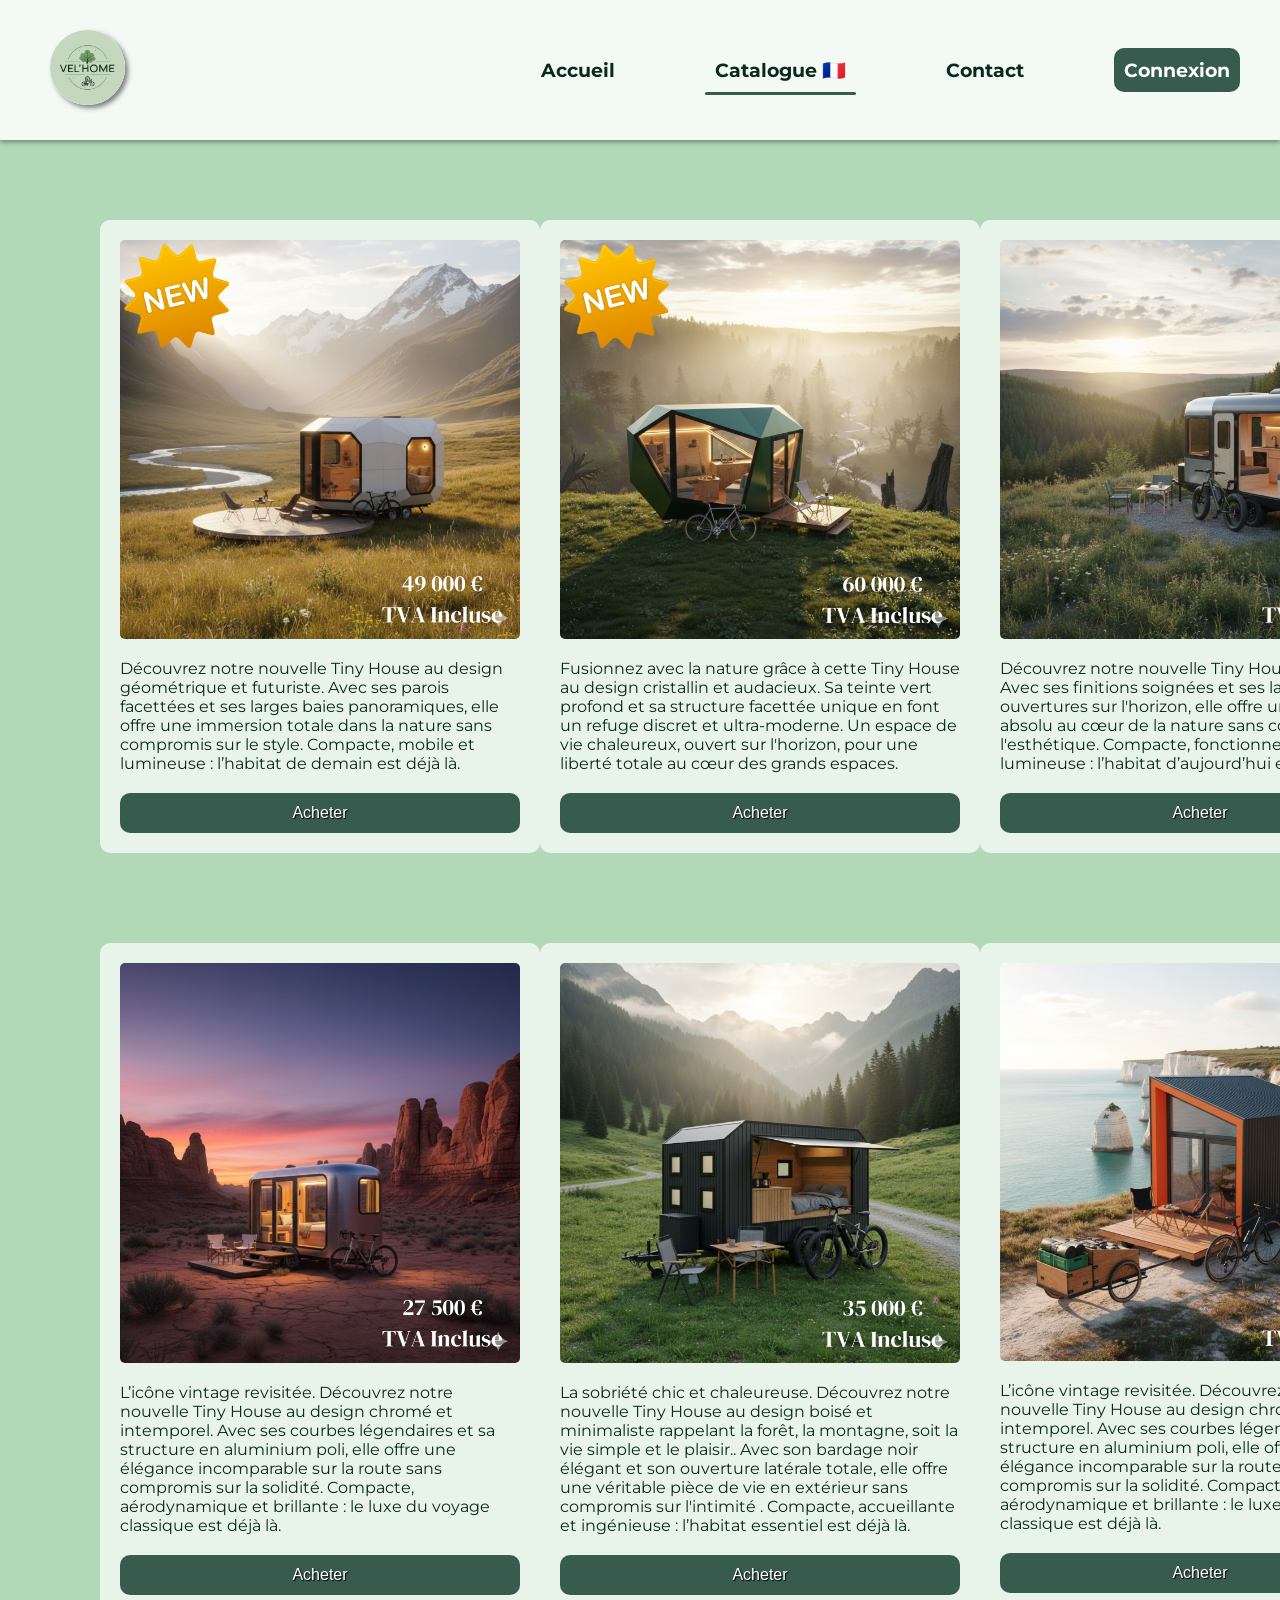
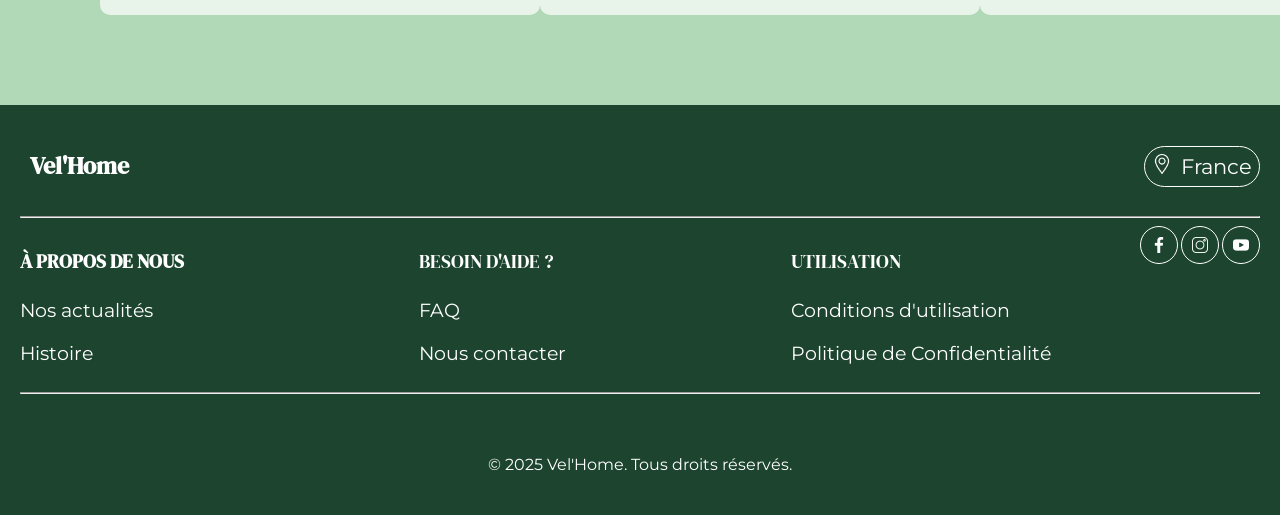
<file: Projet/html/catalogue.html>
<!DOCTYPE html>
<html lang="fr">
<head>
    <meta charset="UTF-8">
    <meta name="viewport" content="width=device-width, initial-scale=1.0">
    <title>Vel'Home</title>
    <!-- Typographies : Montserrat + DM Serif Display -->
    <link href="https://fonts.googleapis.com/css2?family=DM+Serif+Display&family=Montserrat:wght@300;400;500;600;700;800&display=swap" rel="stylesheet">
    <link rel="shortcut icon" href="../img/favicon.svg">
    <link rel="stylesheet" href="../css/style.css">
</head>
<body>
    <span id="top-page"></span>
    <header>
        <a href="index.html"><img class="logo" src="../img/Logo Vel'Home.svg" alt="Logo Vel'Home" width="75"></a>
        <nav class="container-nav">
            <a href="index.html">Accueil</a>
            <a href="catalogueA.html" class="active">Catalogue 🇫🇷</a>
            <a href="contact.html">Contact</a>
            <a class="btn-contact" href="connexion.html">Connexion</a>
        </nav>      
    </header>

    <section class="container-produit">
        <article></href><img class="produit" src="../img/TinyHouse49k.png" alt="Logo Vel'Home" width="45%">Découvrez notre nouvelle Tiny House au design géométrique et futuriste. Avec ses parois facettées et ses larges baies panoramiques, elle offre une immersion totale dans la nature sans compromis sur le style. Compacte, mobile et lumineuse : l’habitat de demain est déjà là.<button class="favorite styled" type="button">Acheter</button></article>
        <article></href><img class="produit" src="../img/TinyHouse60k.png" alt="Logo Vel'Home" width="45%">Fusionnez avec la nature grâce à cette Tiny House au design cristallin et audacieux. Sa teinte vert profond et sa structure facettée unique en font un refuge discret et ultra-moderne. Un espace de vie chaleureux, ouvert sur l'horizon, pour une liberté totale au cœur des grands espaces.<button class="favorite styled" type="button">Acheter</button></article>
        <article></href><img class="produit" src="../img/TinyHouse25k.png" alt="Logo Vel'Home" width="45%">Découvrez notre nouvelle Tiny House au design. Avec ses finitions soignées et ses larges ouvertures sur l'horizon, elle offre un confort absolu au cœur de la nature sans compromis sur l'esthétique. Compacte, fonctionnelle et lumineuse : l’habitat d’aujourd’hui est déjà là.<button class="favorite styled" type="button">Acheter</button></article>
    </section>
    <section class="container-produit">
        <article></href><img class="produit" src="../img/TinyHouse27k.png" alt="Logo Vel'Home" width="45%">L’icône vintage revisitée. Découvrez notre nouvelle Tiny House au design chromé et intemporel. Avec ses courbes légendaires et sa structure en aluminium poli, elle offre une élégance incomparable sur la route sans compromis sur la solidité. Compacte, aérodynamique et brillante : le luxe du voyage classique est déjà là.<button class="favorite styled" type="button">Acheter</button></article>
        <article></href><img class="produit" src="../img/TinyHouse35k.png" alt="Logo Vel'Home" width="45%">La sobriété chic et chaleureuse. Découvrez notre nouvelle Tiny House au design boisé et minimaliste rappelant la forêt, la montagne, soit la vie simple et le plaisir.. Avec son bardage noir élégant et son ouverture latérale totale, elle offre une véritable pièce de vie en extérieur sans compromis sur l'intimité . Compacte, accueillante et ingénieuse : l’habitat essentiel est déjà là.<button class="favorite styled" type="button">Acheter</button></article>
        <article></href><img class="produit" src="../img/TinyHouse35k2.png" alt="Logo Vel'Home" width="45%">L’icône vintage revisitée. Découvrez notre nouvelle Tiny House au design chromé et intemporel. Avec ses courbes légendaires et sa structure en aluminium poli, elle offre une élégance incomparable sur la route sans compromis sur la solidité. Compacte, aérodynamique et brillante : le luxe du voyage classique est déjà là.<button class="favorite styled" type="button">Acheter</button></article>
    </section>

    <footer>
        <div class="container">
            <a class="dm-serif" href="#top-page">Vel'Home</a>
            <p><img src="../img/location.png" alt="Curseur localisation" width="20px">France</p>
        </div>
        <hr>
        <div class="container-info">
            <div class="container-group">
                <div>
                    <h4 class="dm-serif"><a class="a-propos" href="a_propos.html">À PROPOS DE NOUS</a></h4> 
                    <P>Nos actualités</P>
                    <P>Histoire</P>
                </div>
                <div>
                    <h4 class="dm-serif">BESOIN D'AIDE ?</h4> 
                    <P>FAQ</P>
                    <P>Nous contacter</P>
                </div>
                <div>
                    <h4 class="dm-serif">UTILISATION</h4>
                    <P>Conditions d'utilisation</P>
                    <P>Politique de Confidentialité</P>
                </div>
            </div>
            <div class="container-reseau">
                <a class="reseau" href="https://www.facebook.com/profile.php?id=61586883950447" target="_blank"><img src="../img/facebook.png" alt="facebook"></a> 
                <a class="reseau" href="https://www.instagram.com/velhome59/" target="_blank"><img src="../img/instagram.png" alt="instagram"></a> 
                <a class="reseau" href="https://www.youtube.com/" target="_blank"><img src="../img/youtube.png" alt="youtube"></a> 
            </div>
        </div>
        <hr>
        <div class="container-droit">
            <p>&copy; 2025 Vel'Home. Tous droits réservés.</p>
        </div>
    </footer>
</body>
</html>
</file>
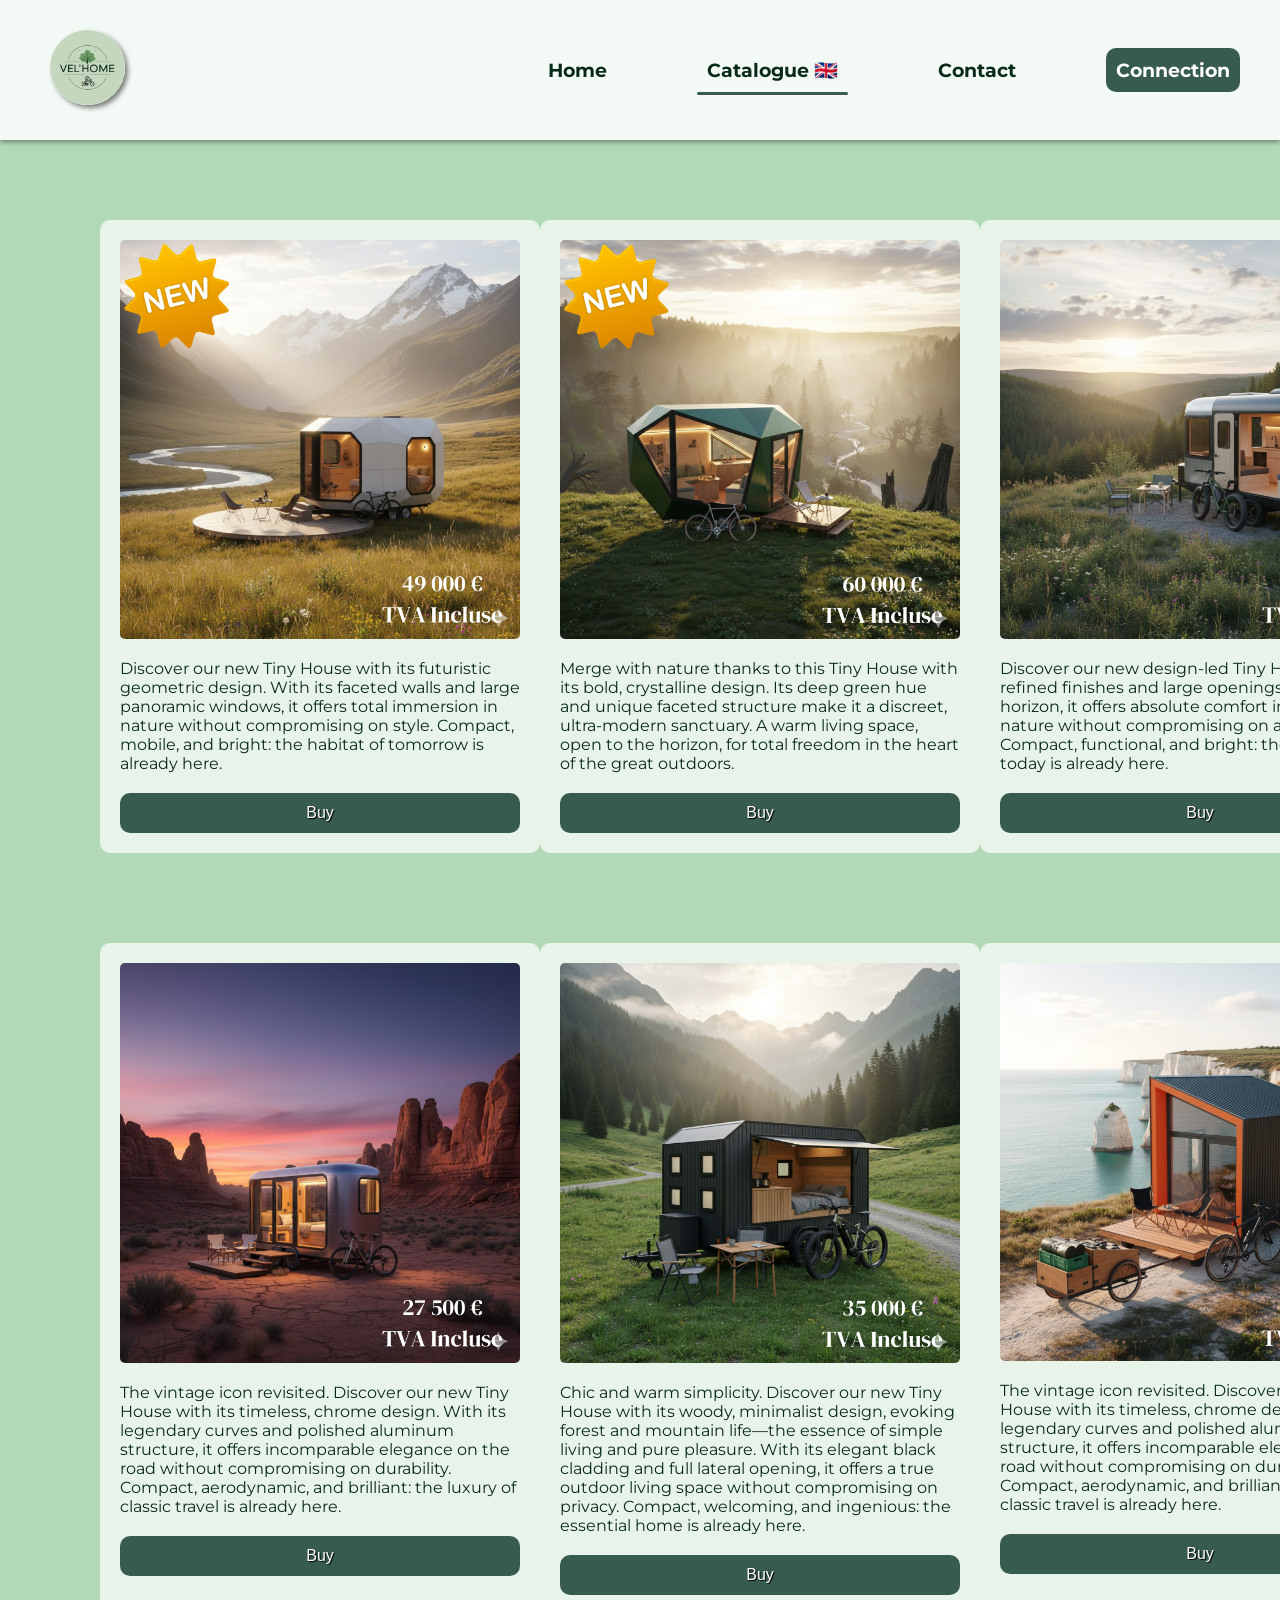
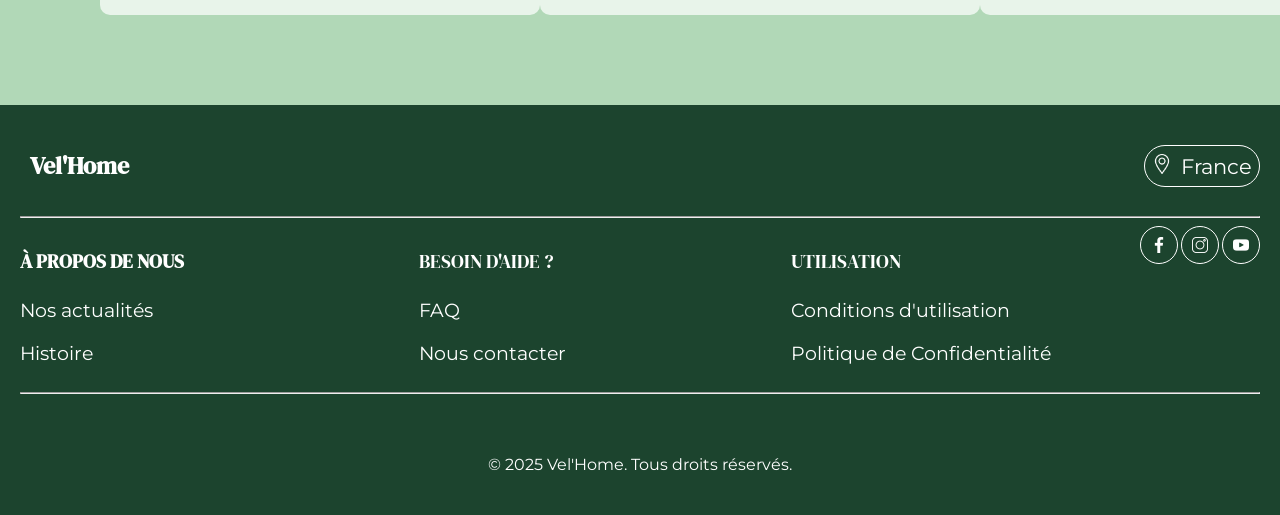
<file: Projet/html/catalogueA.html>
<!DOCTYPE html>
<html lang="fr">
<head>
    <meta charset="UTF-8">
    <meta name="viewport" content="width=device-width, initial-scale=1.0">
    <title>Vel'Home</title>
    <!-- Typographies : Montserrat + DM Serif Display -->
    <link href="https://fonts.googleapis.com/css2?family=DM+Serif+Display&family=Montserrat:wght@300;400;500;600;700;800&display=swap" rel="stylesheet">
    <link rel="shortcut icon" href="../img/favicon.svg">
    <link rel="stylesheet" href="../css/style.css">
</head>
<body>
    <span id="top-page"></span>
    <header>
        <a href="index.html"><img class="logo" src="../img/Logo Vel'Home.svg" alt="Logo Vel'Home" width="75"></a>
        <nav class="container-nav">
            <a href="index.html">Home</a>
            <a href="catalogue.html" class="active">Catalogue 🇬🇧</a>
            <a href="contact.html">Contact</a>
            <a class="btn-contact" href="connexion.html">Connection</a>
        </nav>      
    </header>

    <section class="container-produit">
        <article></href><img class="produit" src="../img/TinyHouse49k.png" alt="Logo Vel'Home" width="45%">Discover our new Tiny House with its futuristic geometric design. With its faceted walls and large panoramic windows, it offers total immersion in nature without compromising on style. Compact, mobile, and bright: the habitat of tomorrow is already here.<button class="favorite styled" type="button">Buy</button></article>
        <article></href><img class="produit" src="../img/TinyHouse60k.png" alt="Logo Vel'Home" width="45%">Merge with nature thanks to this Tiny House with its bold, crystalline design. Its deep green hue and unique faceted structure make it a discreet, ultra-modern sanctuary. A warm living space, open to the horizon, for total freedom in the heart of the great outdoors.<button class="favorite styled" type="button">Buy</button></article>
        <article></href><img class="produit" src="../img/TinyHouse25k.png" alt="Logo Vel'Home" width="45%">Discover our new design-led Tiny House. With its refined finishes and large openings onto the horizon, it offers absolute comfort in the heart of nature without compromising on aesthetics. Compact, functional, and bright: the home of today is already here.<button class="favorite styled" type="button">Buy</button></article>
    </section>
    <section class="container-produit">
        <article></href><img class="produit" src="../img/TinyHouse27k.png" alt="Logo Vel'Home" width="45%">The vintage icon revisited. Discover our new Tiny House with its timeless, chrome design. With its legendary curves and polished aluminum structure, it offers incomparable elegance on the road without compromising on durability. Compact, aerodynamic, and brilliant: the luxury of classic travel is already here.<button class="favorite styled" type="button">Buy</button></article>
        <article></href><img class="produit" src="../img/TinyHouse35k.png" alt="Logo Vel'Home" width="45%">Chic and warm simplicity. Discover our new Tiny House with its woody, minimalist design, evoking forest and mountain life—the essence of simple living and pure pleasure. With its elegant black cladding and full lateral opening, it offers a true outdoor living space without compromising on privacy. Compact, welcoming, and ingenious: the essential home is already here.<button class="favorite styled" type="button">Buy</button></article>
        <article></href><img class="produit" src="../img/TinyHouse35k2.png" alt="Logo Vel'Home" width="45%">The vintage icon revisited. Discover our new Tiny House with its timeless, chrome design. With its legendary curves and polished aluminum structure, it offers incomparable elegance on the road without compromising on durability. Compact, aerodynamic, and brilliant: the luxury of classic travel is already here.<button class="favorite styled" type="button">Buy</button></article>
    </section>

    <footer>
        <div class="container">
            <a class="dm-serif" href="#top-page">Vel'Home</a>
            <p><img src="../img/location.png" alt="Curseur localisation" width="20px">France</p>
        </div>
        <hr>
        <div class="container-info">
            <div class="container-group">
                <div>
                    <h4 class="dm-serif"><a class="a-propos" href="a_propos.html">À PROPOS DE NOUS</a></h4> 
                    <P>Nos actualités</P>
                    <P>Histoire</P>
                </div>
                <div>
                    <h4 class="dm-serif">BESOIN D'AIDE ?</h4> 
                    <P>FAQ</P>
                    <P>Nous contacter</P>
                </div>
                <div>
                    <h4 class="dm-serif">UTILISATION</h4>
                    <P>Conditions d'utilisation</P>
                    <P>Politique de Confidentialité</P>
                </div>
            </div>
            <div class="container-reseau">
                <a class="reseau" href="https://www.facebook.com/profile.php?id=61586883950447" target="_blank"><img src="../img/facebook.png" alt="facebook"></a> 
                <a class="reseau" href="https://www.instagram.com/velhome59/" target="_blank"><img src="../img/instagram.png" alt="instagram"></a> 
                <a class="reseau" href="https://www.youtube.com/" target="_blank"><img src="../img/youtube.png" alt="youtube"></a> 
            </div>
        </div>
        <hr>
        <div class="container-droit">
            <p>&copy; 2025 Vel'Home. Tous droits réservés.</p>
        </div>
    </footer>
</body>
</html>
</file>
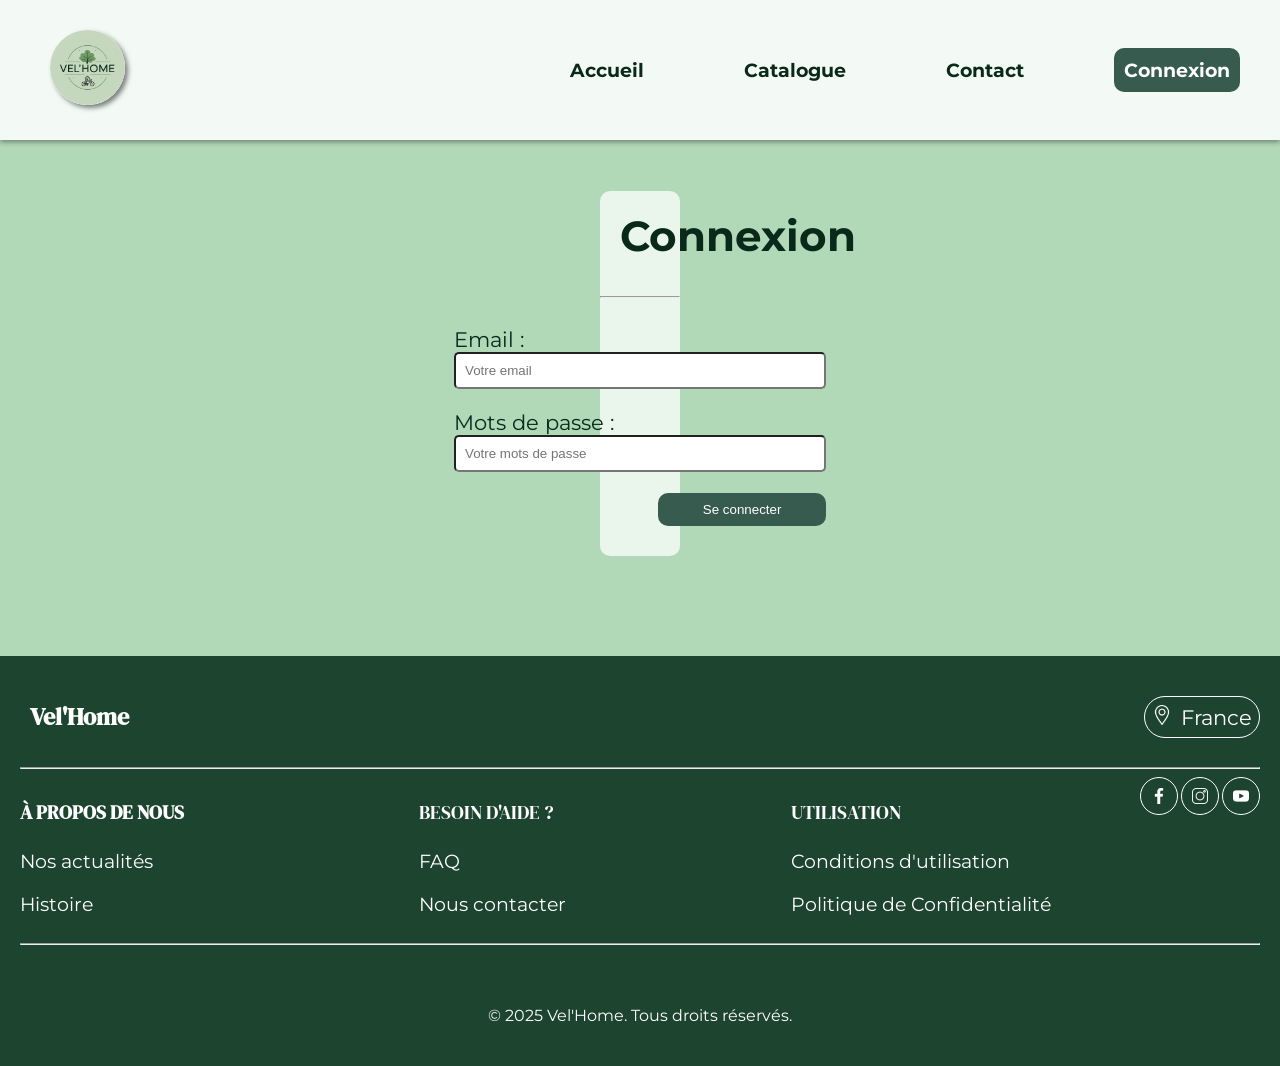
<file: Projet/html/connexion.html>
<!DOCTYPE html>
<html lang="fr">
<head>
    <meta charset="UTF-8">
    <meta name="viewport" content="width=device-width, initial-scale=1.0">
    <title>Vel'Home</title>
    <!-- Typographies : Montserrat + DM Serif Display -->
    <link href="https://fonts.googleapis.com/css2?family=DM+Serif+Display&family=Montserrat:wght@300;400;500;600;700;800&display=swap" rel="stylesheet">
    <link rel="shortcut icon" href="../img/favicon.svg">
    <link rel="stylesheet" href="../css/style.css">
</head>
<body>
    <span id="top-page"></span>
    <header>
        <a href="index.html"><img class="logo" src="../img/Logo Vel'Home.svg" alt="Logo Vel'Home" width="75"></a>
        <nav class="container-nav">
            <a href="index.html">Accueil</a>
            <a href="catalogue.html">Catalogue</a>
            <a href="contact.html">Contact</a>
            <a class="btn-contact" href="connexion.html"  class="active">Connexion</a>
        </nav>      
    </header>

    <section class="Container-connexion">
        <h2>Connexion</h2>
        <hr>
        <div class="container-formulaire">
            <form>
                <p>Email : <br><input class="form" type="email" placeholder="Votre email" required></p>
                <p>Mots de passe : <br><input class="form" type="password" placeholder="Votre mots de passe" required></p>
                <div>
                    <input class="send-formulaire" type="submit" value="Se connecter">
                </div>
            </form>
            
        </div> 
    </section>

    <footer>
        <div class="container">
            <a class="dm-serif" href="#top-page">Vel'Home</a>
            <p><img src="../img/location.png" alt="Curseur localisation" width="20px">France</p>
        </div>
        <hr>
        <div class="container-info">
            <div class="container-group">
                <div>
                    <h4 class="dm-serif"><a class="a-propos" href="a_propos.html">À PROPOS DE NOUS</a></h4> 
                    <P>Nos actualités</P>
                    <P>Histoire</P>
                </div>
                <div>
                    <h4 class="dm-serif">BESOIN D'AIDE ?</h4> 
                    <P>FAQ</P>
                    <P>Nous contacter</P>
                </div>
                <div>
                    <h4 class="dm-serif">UTILISATION</h4>
                    <P>Conditions d'utilisation</P>
                    <P>Politique de Confidentialité</P>
                </div>
            </div>
            <div class="container-reseau">
                <a class="reseau" href="https://www.facebook.com/profile.php?id=61586883950447" target="_blank"><img src="../img/facebook.png" alt="facebook"></a> 
                <a class="reseau" href="https://www.instagram.com/velhome59/" target="_blank"><img src="../img/instagram.png" alt="instagram"></a> 
                <a class="reseau" href="https://www.youtube.com/" target="_blank"><img src="../img/youtube.png" alt="youtube"></a> 
            </div>
        </div>
        <hr>
        <div class="container-droit">
            <p>&copy; 2025 Vel'Home. Tous droits réservés.</p>
        </div>
    </footer>
</body>
</html>
</file>
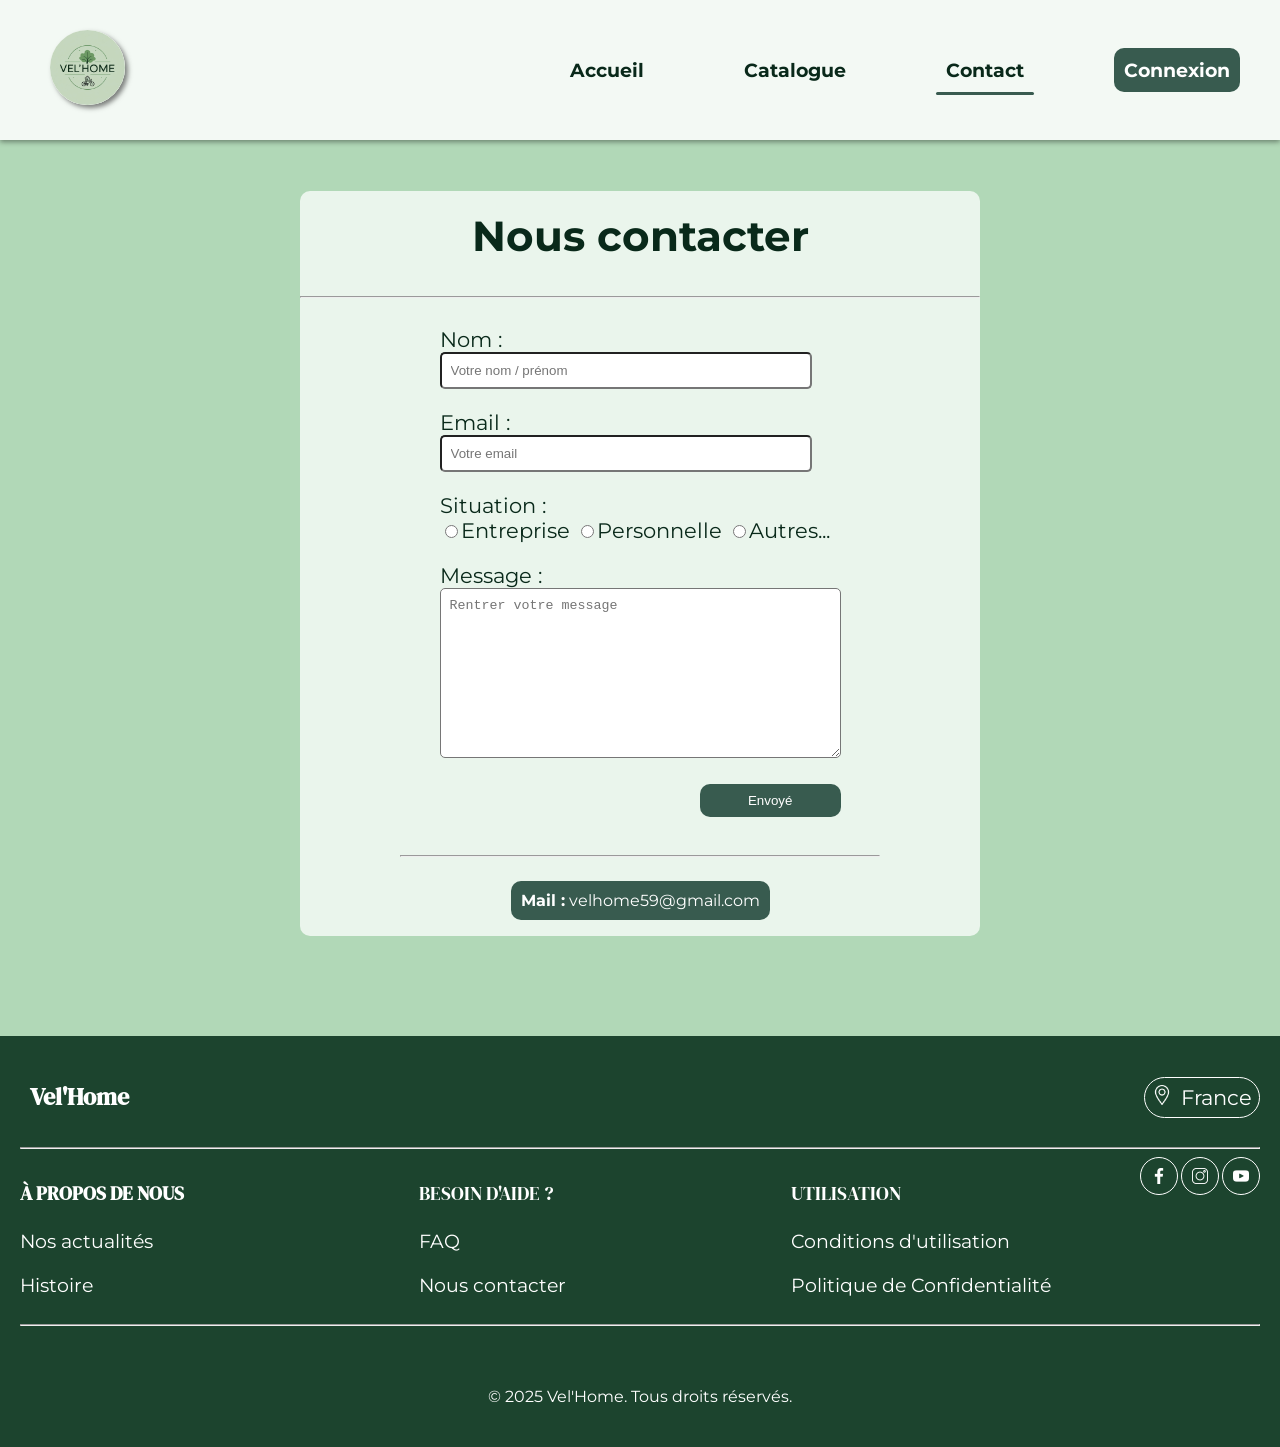
<file: Projet/html/contact.html>
<!DOCTYPE html>
<html lang="fr">
<head>
    <meta charset="UTF-8">
    <meta name="viewport" content="width=device-width, initial-scale=1.0">
    <title>Vel'Home</title>
    <!-- Typographies : Montserrat + DM Serif Display -->
    <link href="https://fonts.googleapis.com/css2?family=DM+Serif+Display&family=Montserrat:wght@300;400;500;600;700;800&display=swap" rel="stylesheet">
    <link rel="shortcut icon" href="../img/favicon.svg">
    <link rel="stylesheet" href="../css/style.css">
</head>
<body>
    <span id="top-page"></span>
    <header>
        <a href="index.html"><img class="logo" src="../img/Logo Vel'Home.svg" alt="Logo Vel'Home" width="75"></a>
        <nav class="container-nav">
            <a href="index.html">Accueil</a>
            <a href="catalogue.html">Catalogue</a>
            <a href="contact.html" class="active">Contact</a>
            <a class="btn-contact" href="connexion.html">Connexion</a>
        </nav>      
    </header>

    <section class="Container-contact">
        <h2>Nous contacter</h2>
        <hr>
        <div class="container-formulaire">
            <form>
                <p>Nom : <br><input class="form" type="text" placeholder="Votre nom / prénom" required></p>
                <p>Email : <br><input class="form" type="email" placeholder="Votre email" required></p>
                <p>Situation : <br><label><input type="radio" name="option">Entreprise</label> <label><input type="radio" name="option">Personnelle</label> <input type="radio" name="option">Autres...</p></p> 
                <p>Message : <br><textarea placeholder="Rentrer votre message" required></textarea></p>
                <div>
                    <input class="send-formulaire" type="submit" value="Envoyé">
                </div>
            </form>
            
        </div> 
        <hr>
        <div class="container-mail">
            <p class="p-mail"><Strong>Mail :</Strong> velhome59@gmail.com</p>
        </div>
    </section>


    <footer>
        <div class="container">
            <a class="dm-serif" href="#top-page">Vel'Home</a>
            <p><img src="../img/location.png" alt="Curseur localisation" width="20px">France</p>
        </div>
        <hr>
        <div class="container-info">
            <div class="container-group">
                <div>
                    <h4 class="dm-serif"><a class="a-propos" href="a_propos.html">À PROPOS DE NOUS</a></h4> 
                    <P>Nos actualités</P>
                    <P>Histoire</P>
                </div>
                <div>
                    <h4 class="dm-serif">BESOIN D'AIDE ?</h4> 
                    <P>FAQ</P>
                    <P>Nous contacter</P>
                </div>
                <div>
                    <h4 class="dm-serif">UTILISATION</h4>
                    <P>Conditions d'utilisation</P>
                    <P>Politique de Confidentialité</P>
                </div>
            </div>
            <div class="container-reseau">
                <a class="reseau" href="https://www.facebook.com/profile.php?id=61586883950447" target="_blank"><img src="../img/facebook.png" alt="facebook"></a> 
                <a class="reseau" href="https://www.instagram.com/velhome59/" target="_blank"><img src="../img/instagram.png" alt="instagram"></a> 
                <a class="reseau" href="https://www.youtube.com/" target="_blank"><img src="../img/youtube.png" alt="youtube"></a> 
            </div>
        </div>
        <hr>
        <div class="container-droit">
            <p>&copy; 2025 Vel'Home. Tous droits réservés.</p>
        </div>
    </footer>
</body>
</html>
</file>
<file: Projet/css/style.css>
/*=================*/
/*   Animations    */
/*=================*/

.presentation, .nos-valeurs, .actualite, .content-video p,.container-produit,.Container-contact,.Container-connexion{
    opacity: 0;
    transform: translateY(50px);
    animation: fadeInUp 1s ease-out forwards;
}

.dm-serif {
    font-family: "DM Serif Display", serif;
    font-weight: 400;
    line-height: 1.1;
}


section:nth-of-type(1) { animation-delay: 0.2s; } 
section:nth-of-type(2) { animation-delay: 0.6s; } 
section:nth-of-type(3) { animation-delay: 1s; } 

@keyframes fadeInUp { /* aide de l'ia pour cette animation */
    to {
        opacity: 1;
        transform: translateY(0);
    }
} 

body {
    font-family: "Montserrat", Arial, sans-serif;
    margin: 0;
    background-color: #b1d8b7;
    color: #09291a;
}

/*=================*/
/*      Header     */
/*=================*/
header {
    z-index: 20;
    box-shadow: 0 2px 5px rgba(0, 0, 0, 0.397);
    position: sticky;
    top: 0;
    left: 0;
    right: 0;
    display: flex;
    justify-content: space-between;
    align-items: center;
    padding: 20px 40px;
    font-size: 1.2em;
    background: rgba(255, 255, 255, 0.85);
    transition: all 0.60s ease;
}

header:hover{
    background: rgb(255, 255, 255);

}

.logo {
    border-radius: 50%;
    box-shadow: 3px 3px 5px rgba(0, 0, 0, 0.5);
}

.container-nav a {
    position: relative;      
    display: inline-block;
    transition: all 0.45s ease;
}

.container-nav a.active::after {
    content: "";
    position: absolute;
    left: 0;    
    bottom: -3px;     
    width: 100%;           
    height: 3px;
    background: #385b4f;       
    border-radius: 50px;

}

.container-nav a:hover{
    transform: scale(1.20);
    text-decoration: none;
    font-weight: bold;
}



.container-nav {
    display: flex;
    gap: 80px;
}

.container-nav, a{
    text-decoration: none;
    color: #09291a;
    font-weight: bold;
}

a{
    padding: 10px;
}

.btn-contact{
    color: #ffffff;
    background-color: #385b4f;
    padding: 10px;
    border-radius: 10px;
}
/*=================*/
/*   video BUILD   */
/*=================*/
.container-video-build{
    display: flex;
    justify-content: center;
    align-items: center;
    position: relative;
    width: 100%;
    height: 87vh; 
    overflow: hidden;
}
.video-build {
    position: absolute;
    top: 60%;
    left: 50%;
    transform: translate(-50%, -50%);
    min-width: 100%;
    min-height: 100%;
    width: auto;
    height: auto;
    z-index: 0;
}

.content-video-build{
    display: flex;
    color: white;
    position: relative;
    z-index: 1;
    font-size: 3em;
    padding: 3rem;
    font-family: "DM Serif Display", serif;
    font-weight: 400;
    line-height: 1.1;
}

.content-video-build p{
    text-align: center;
    text-shadow: 0 2px 8px rgba(0, 0, 0, 0.45);
}




/*=================*/
/*     video       */
/*=================*/


.container-video {
    display: flex;
    justify-content: center;
    align-items: center;
    position: relative;
    width: 100%;
    height: 53vh; 
    overflow: hidden;
}
.video {
    position: absolute;
    top: 60%;
    left: 50%;
    transform: translate(-50%, -50%);
    min-width: 100%;
    min-height: 100%;
    width: auto;
    height: auto;
    z-index: 0;
}

.content-video{
    display: flex;
    color: white;
    position: relative;
    z-index: 1;
    font-size: 3em;
    padding: 3rem;
    font-family: "DM Serif Display", serif;
    font-weight: 400;
    line-height: 1.1;
}

.content-video p{
    text-align: center;
    text-shadow: 0 2px 8px rgba(0, 0, 0, 0.45);
}
/*=================*/
/*   Présentation  */
/*=================*/



.presentation {
    margin-left: 100px;
    display: grid;
    grid-template-columns: 1fr 1fr;
    grid-template-rows: auto auto;
    gap: 30px;
    align-items: center;
}

.presentation h1 {
    grid-column: 1 / 2;
    grid-row: 1;
    font-size: 2.8em;
    margin: 0 0 20px 0;
}

.presentation p{
    grid-column: 1 / 2;
    grid-row: 2;
    max-width: 700px;
    font-size: 1.5em;
    line-height: 1.6;
}

.presentation img {
    grid-column: 2 / 3;
    grid-row: 1 / 3;
    max-width: 100%;
    height: auto;
    border-radius: 10px;
}

.nos-valeurs {
    background-color: #7cbe8d;
    padding: 40px 20px;
    text-align: center;
}

.nos-valeurs h2 {
    font-size: 2.6em;
    margin-bottom: 15px;
    font-weight: bold;
}

.nos-valeurs h3{
    font-weight: bold;
    font-size: 1.5em;
}

.container-valeur{
    margin-top: 6%;
    display: flex;
    justify-content: space-around;
    gap: 20px;
    flex-wrap: wrap;
}

.container-valeur img{
    box-shadow: 10px 10px 5px #385b4f;
    max-width: 200px;
    height: auto;
}

/*=================*/
/*   Nos valeurs   */
/*=================*/

.nos-valeurs {
    background-color: #7cbe8d;
    padding: 40px 20px;
    text-align: center;
}

h2 {
    font-size: 2.6em;
    margin-bottom: 15px;
    font-weight: bold;
}

h3{
    font-weight: bold;
    font-size: 2em;
}

.container-valeur{
    margin-top: 6%;
    display: flex;
    justify-content: space-around;
}

.container-valeur img{
    box-shadow: 5px 5px 8px #385b4f;
} 

.container-fleur, .container-velo, .container-main, .container-arbre,.btn-plus,.favorite,.send-formulaire{
    transition: all 0.60s ease;
}

.container-fleur:hover, .container-velo:hover, .container-main:hover, .container-arbre:hover,.btn-plus:hover,.send-formulaire:hover{
    transform: scale(1.15);
}

.favorite:hover{
    cursor: pointer;
    background-color:#1d332b;
    transform: scale(1.05);
}

/*=================*/
/* Nos tiny houses */
/*=================*/

.a-propos{
    color: white;
    margin-left: -10px;
}
.actualite {
    margin-top: 80px;
    margin-right:150px;
    margin-left: 150px;
    display: grid;
    grid-template-columns: 1fr 1fr;
    grid-template-rows: auto auto;
    gap: 30px;
    align-items: center;
}

.actualite h1 {
    grid-row: 1;
    font-size: 2.8em;
    margin: 0 0 20px 0;
}

.actualite p{
    grid-row: 2;
    max-width: 700px;
    font-size: 1.5em;
    line-height: 1.6;
}

.actualite img {
    grid-column: 2;
    grid-row: 1 / 3;
    max-width: 100%;
    height: auto;
    border-radius: 20px;
}

.container-actu{
    display: flex;
    align-items: center;
    flex-direction: column;
    height: 80%;
    position: absolute;
    grid-column: 1;
    grid-row: 1;
    background-color: white;
    border-radius: 20px;
    right: 45%;
    top: -10%;
    padding: 2%;
    
}



.container-actu p{
    font-size: 1.46em;
}

.container-actu h1{
    align-self: flex-start;
}

.btn-plus{
    align-self: flex-end;
    background-color: #385b4f;
    border: none;
    padding: 1.5% 4%;
    color: white;
    border-radius: 7px;
    font-size: 1.6em;
}

.btn-plus:hover{
    background-color: #263d35;
}


/*=================*/
/*     Footer      */
/*=================*/

footer {
    background-color: #1c442e;
    padding: 20px;
    padding-bottom: 25px;
    font-size: 1em;
    color: #ffffff;
}

hr{
    color: white;
}

footer .container{
    display: flex;
    align-items: center;
    justify-content: space-between;
}

footer .container a{
    font-weight: bold;
    font-size: 1.5em;
    color: white;
}

footer .container p img{
    margin-right: 1vh;
}

footer .container p:nth-child(2){
    padding: 0.8vh;
    font-size: 1.3em;
    border: white solid 1.5px;
    border-radius: 22px;
}

footer .container p:nth-child(2):hover{
    padding: 0.8vh;
    font-size: 1.3em;
    border: white solid 1.5px;
    border-radius: 22px;
    background-color: #163122;
    cursor: pointer;
}

footer .container-info{
    display: flex;
    text-align: start;
    justify-content: space-between;
}

footer .container-group{
    display: flex;
    font-size: 1.2em;
    gap: 25vh;
}

footer .container-droit{
    margin-top: 5vh;
    display: flex;
    justify-content: center;
}

footer .container-reseau{
    display: flex;
    gap: 3px;
    justify-content: center;
    align-items: start;
}

footer .container-info p{
    cursor: pointer;
}

footer .reseau{
    display: flex;
    justify-content: center;
    width: 16px;
    height: 16px;
    border-radius: 50%;
    border: 1px solid white;
}


footer .reseau:hover{
    border: 2px white;
    background-color: #163122;
    width: 16px;
    height: 16px;
    border-radius: 50%;
    border: 1px solid white;
}


.Container-connexion{
    margin-top: 4%;
    border-radius: 10px;
    margin-left: 600px;
    margin-right: 600px;
    background-color: rgba(255, 255, 255, 0.733);
    margin-bottom: 100px;
}

.Container-connexion h2{
    padding: 20px;
    text-align: center;
}

.Container-contact{
    margin-top: 4%;
    border-radius: 10px;
    margin-left: 300px;
    margin-right: 300px;
    background-color: rgba(255, 255, 255, 0.733);
    margin-bottom: 100px;
}

.Container-contact h2{
    padding: 20px;
    text-align: center;
}

.container-formulaire{
    display: flex;
    justify-content: center;
    padding-bottom: 30px;
}

.txt-form-h{
    font-size: 1.4rem;
    margin-left: 50px;
}

.txt-form{
    margin-left: 50px;
}

.form{
    border-radius: 5px;
    padding: 9px;
    padding-right: 190px;
}

.send-formulaire{
    color: white;
    background-color:#385b4f;
    padding: 9px;
    padding-left: 12%;
    padding-right: 12%;
    border-radius: 10px;
    border: none;
}

.send-formulaire:hover{
    background-color:#1f382f;
    cursor: pointer;
}

form div{
    display: flex;
    justify-content: end;
}

textarea{
    border-radius: 5px;
    padding: 9px;
    padding-right: 215px;
    height: 150px;
}

form p{
    font-size: 1.3rem;
}


.Container-contact hr:nth-child(4){
    margin-left: 100px;
    margin-right: 100px;
}

.p-mail{
    color: white;
    border-radius: 10px;
    padding: 10px;
    background-color: #385b4f;
}

.container-mail{
    display: flex;
    justify-content: center;
}





/*=================*/
/*      catalogue  */
/*=================*/




.container-produit{
    margin-bottom: 90px;
    display: flex;
    justify-content: space-around;
    margin-top: 80px;
    margin-left: 100px;
    margin-right: 100px;
}

article{
    background-color: rgba(255, 255, 255, 0.707);
    display: flex;
    padding: 20px;
    flex-direction: column;
    border-radius: 10px;
    max-width: 400px;
}

.produit{
    border-radius: 5px;
    width: 400px;
    margin-bottom: 20px;
}

.styled {
    border: 0;
    line-height: 2.5;
    padding: 0 20px;
    font-size: 1rem;
    text-align: center;
    color: white;
    text-shadow: 1px 1px 1px black;
    border-radius: 10px;
    background-color: #385b4f;
    margin-top: 20px;
}

/*=================*/
/*      a-propos   */
/*=================*/

.container-video2{
    display: flex;
    justify-content: center;
    align-items: center;
    position: relative;
    width: 100%;
    height: 87vh; 
    overflow: hidden;
}
.video2 {
    position: absolute;
    top: 60%;
    left: 50%;
    transform: translate(-50%, -50%);
    min-width: 92%;
    min-height: 72%;
    width: auto;
    height: auto;
    z-index: 0;
}



.container-fonda h1{
    text-align: center;
    margin-top: 50px;
    border-bottom: 5px solid rgba(0, 0, 0, 0.3); /* Ligne blanche */
    padding-bottom: 10px; /* Espace entre texte et ligne */
}

.photo{
    display: flex;
    flex-direction: column;
    box-shadow: 0px 10px 15px rgba(0, 0, 0, 0.3);
    border-radius: 10px;
}
.baptiste{
    align-self: flex-start;
    border-radius: 10px;
    margin-bottom: 100px;
    border-bottom: 5px solid rgba(0, 0, 0, 0.3); /* Ligne blanche */
    padding-bottom: 10px; /* Espace entre texte et ligne */
}

.container-groupA{
    display: flex;
    margin: 80px;

}

.container-groupA p{
    background-color: rgba(255, 255, 255, 0.658);
    margin-left: 100px;
    align-self: center;
    padding: 20px;
    border-radius: 10px;
    font-size: 33px;
}

.matty_groupe{
    display: flex;
    justify-content: flex-end;
    margin: 50px;
}

.matty_groupe p{
    background-color: rgba(255, 255, 255, 0.658);
    align-self: center;
    margin-right: 100px;
    padding: 20px;
    border-radius: 10px;
    font-size: 33px;
}

.matty{
    align-self: flex-end;
    border-radius: 10px;
    border-bottom: 5px solid rgba(0, 0, 0, 0.3); /* Ligne blanche */
    padding-bottom: 10px; /* Espace entre texte et ligne */
}


.nathan{
    align-self: flex-start;
    border-radius: 10px;
    border-bottom: 5px solid rgba(0, 0, 0, 0.3); /* Ligne blanche */
    padding-bottom: 10px; /* Espace entre texte et ligne */
}
/*=================*/
/* Responsive      */
/*=================*/



@media (max-width: 1940px){
    .container-actu{
        display: flex;
        align-items: center;
        flex-direction: column;
        height: 80%;
        position: absolute;
        grid-column: 1;
        grid-row: 1;
        background-color: white;
        border-radius: 20px;
        right: 45%;
        top: -10%;
        padding: 2%;
    }

    .container-actu p{
        font-size: 1.2em;
    }

    .container-actu h1{
        align-self: flex-start;
        font-size: 2.3em;
    }

    .btn-plus{
        align-self: flex-end;
        background-color: #385b4f;
        border: none;
        padding: 1.5% 4%;
        color: white;
        border-radius: 7px;
        font-size: 1em;
    }
}

@media (max-width: 1636px){
    .container-actu{
        display: flex;
        align-items: center;
        flex-direction: column;
        height: 80%;
        position: absolute;
        grid-column: 1;
        grid-row: 1;
        background-color: white;
        border-radius: 20px;
        right: 45%;
        top: -10%;
        padding: 2%;
    }

    .container-actu p{
        font-size: 1em;
    }

    .container-actu h1{
        align-self: flex-start;
        font-size: 2.3em;
    }

    .btn-plus{
        align-self: flex-end;
        background-color: #385b4f;
        border: none;
        padding: 1.5% 4%;
        color: white;
        border-radius: 7px;
        font-size: 0.8em;
    }
}



@media (max-width: 1471px){
    .container-actu{
        display: flex;
        align-items: center;
        flex-direction: column;
        height: 80%;
        position: absolute;
        grid-column: 1;
        grid-row: 1;
        background-color: white;
        border-radius: 20px;
        right: 45%;
        top: -10%;
        padding: 2%;
    }

    .container-actu p{
        font-size: 0.9em;
    }

    .container-actu h1{
        align-self: flex-start;
        font-size: 1.4em;
    }

    .btn-plus{
        align-self: flex-end;
        background-color: #385b4f;
        border: none;
        padding: 1.5% 4%;
        color: white;
        border-radius: 7px;
        font-size: 0.8em;
    }
}

@media (max-width: 1334px){
    .container-actu{
        display: flex;
        align-items: center;
        flex-direction: column;
        height: 80%;
        position: absolute;
        grid-column: 1;
        grid-row: 1;
        background-color: white;
        border-radius: 20px;
        right: 45%;
        top: -10%;
        padding: 2%;
    }

    .container-actu p{
        font-size: 0.7em;
    }

    .container-actu h1{
        align-self: flex-start;
        font-size: 1.4em;
    }

    .btn-plus{
        align-self: flex-end;
        background-color: #385b4f;
        border: none;
        padding: 1.5% 4%;
        color: white;
        border-radius: 7px;
        font-size: 0.8em;
    }
}

.btn-cata{
    color: white;
}

@media (max-width: 1134px){
    .container-actu{
        display: flex;
        align-items: center;
        flex-direction: column;
        height: 80%;
        position: absolute;
        grid-column: 1;
        grid-row: 1;
        background-color: white;
        border-radius: 20px;
        right: 45%;
        top: -10%;
        padding: 2%;
    }

    .container-actu p{
        font-size: 0.7em;
    }

    .container-actu h1{
        align-self: flex-start;
        font-size: 1em;
    }

    .btn-plus{
        align-self: flex-end;
        background-color: #385b4f;
        border: none;
        padding: 1.5% 4%;
        color: white;
        border-radius: 7px;
        font-size: 0.6em;
    }
}


@media (max-width: 1116px){
    .actualite {
        grid-template-columns: 1fr;
        margin: 40px;
    }
    .actualite img { 
        grid-column: 1; 
        grid-row: 3; 
        width: 100%;
        max-width: 700px;
    }
    .presentation {
        grid-template-columns: 1fr;
        margin: 40px;
    }
    .presentation img { 
        grid-column: 1; 
        grid-row: 3; 
        width: 100%;
        max-width: 700px;
    }

    section.actualite{
        margin: 60px 24px;
        flex-direction: column;
        align-items: center;
    }
    section.actualite .container-actu{
        position: static;   /* sort du chevauchement */
        width: 90%;
        margin-top: 20px;   /* se place sous l’image */
    }
}
@media (max-width: 900px){
    .container-video{
        display: none;
    }
    footer .container-group{
        gap: 8px;
        font-size: 1em;
    }

    footer .container-reseau{
        display: none;
    }

    .actualite {
        grid-template-columns: 1fr;
        margin: 40px;
    }
    .actualite img { 
        grid-column: 1; 
        grid-row: 3; 
        width: 100%;
        max-width: 700px;
    }
    .container-nav { 
        gap: 16px;
        font-size: 0.8em;
    }
    .logo{
        width: 50px;
    }
    section.actualite{
        margin: 60px 24px;
        flex-direction: column;
        align-items: center;
    }
    section.actualite .container-actu{
        position: static;   /* sort du chevauchement */
        width: 90%;
        margin-top: 20px;   /* se place sous l’image */
    }
    .btn-plus:hover{
        transform: scale(1.002);
    }
}

@media  (max-width: 500px){
    .logo{
        display: none;
    }
    .container-nav { 
        gap: 16px;
        font-size: 0.7em;
    }
}

@media  (max-width: 430px){
    .container-nav { 
        gap: 5px;
        font-size: 0.6em;
    }
    .presentation {
        grid-template-columns: 1fr;
        margin: 40px;
    }
}

@media (max-width: 768px) { 
    .presentation, .nos-valeurs, .actualite {
        margin-bottom: 50px;
    }
}

.presentation, .nos-valeurs, .actualite{
    padding-top: 70px;
    padding-bottom: 70px;
}
</file>
